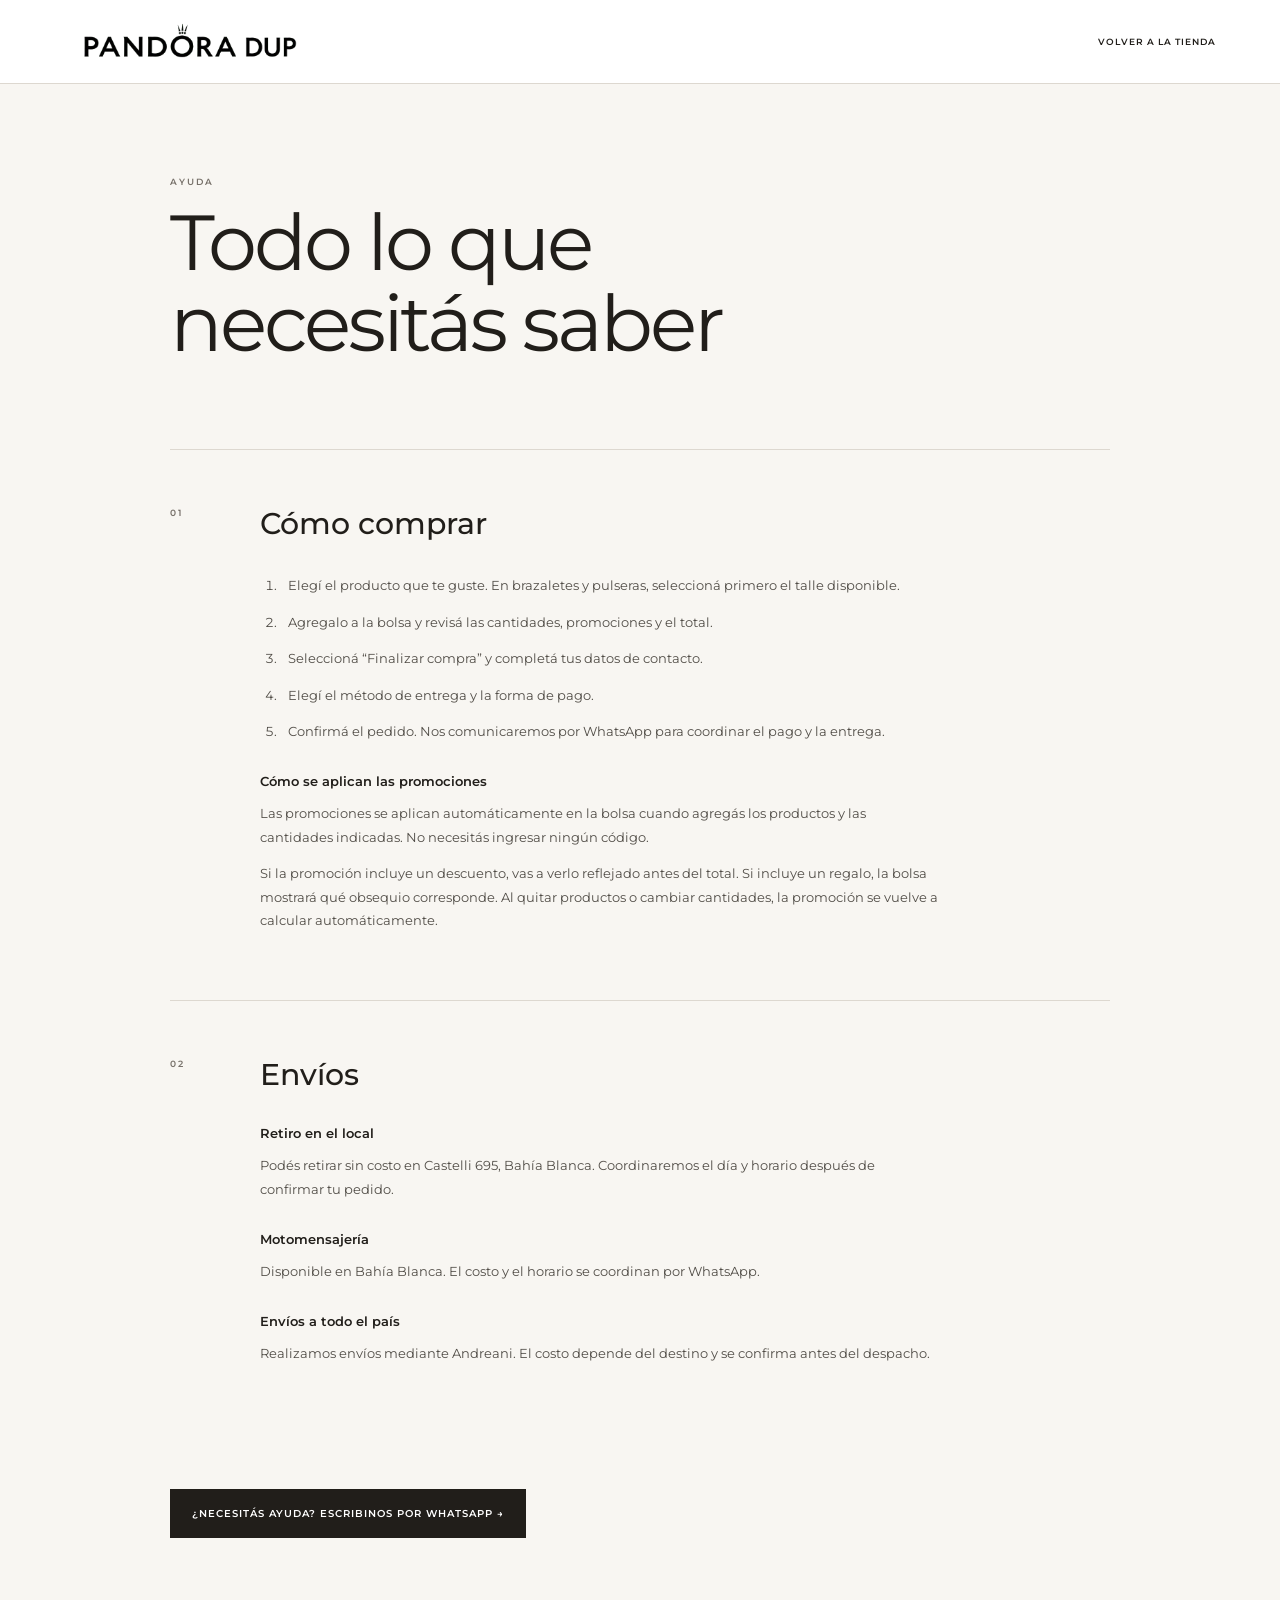
<file: ayuda.html>
<!doctype html>
<html lang="es">
<head>
  <meta charset="UTF-8">
  <meta name="viewport" content="width=device-width, initial-scale=1.0">
  <title>Ayuda — pandora.dup</title>
  <link rel="icon" type="image/png" href="assets/images/branding/pandora-symbol.png?v=1">
  <link rel="preconnect" href="https://fonts.googleapis.com">
  <link rel="preconnect" href="https://fonts.gstatic.com" crossorigin>
  <link href="https://fonts.googleapis.com/css2?family=Montserrat:wght@400;500;600&display=swap" rel="stylesheet">
  <link rel="stylesheet" href="assets/css/ayuda.css?v=20260718-1">
</head>
<body>
  <header class="help-header">
    <a class="help-brand" href="index.html" aria-label="Pandora Dup, volver al inicio"><span></span></a>
    <a href="index.html">VOLVER A LA TIENDA</a>
  </header>

  <main class="help-main">
    <header class="help-intro">
      <p>AYUDA</p>
      <h1>Todo lo que necesitás saber</h1>
    </header>

    <section id="como-comprar">
      <p class="section-number">01</p>
      <div>
        <h2>Cómo comprar</h2>
        <ol>
          <li>Elegí el producto que te guste. En brazaletes y pulseras, seleccioná primero el talle disponible.</li>
          <li>Agregalo a la bolsa y revisá las cantidades, promociones y el total.</li>
          <li>Seleccioná “Finalizar compra” y completá tus datos de contacto.</li>
          <li>Elegí el método de entrega y la forma de pago.</li>
          <li>Confirmá el pedido. Nos comunicaremos por WhatsApp para coordinar el pago y la entrega.</li>
        </ol>
        <h3>Cómo se aplican las promociones</h3>
        <p>Las promociones se aplican automáticamente en la bolsa cuando agregás los productos y las cantidades indicadas. No necesitás ingresar ningún código.</p>
        <p>Si la promoción incluye un descuento, vas a verlo reflejado antes del total. Si incluye un regalo, la bolsa mostrará qué obsequio corresponde. Al quitar productos o cambiar cantidades, la promoción se vuelve a calcular automáticamente.</p>
      </div>
    </section>

    <section id="envios">
      <p class="section-number">02</p>
      <div>
        <h2>Envíos</h2>
        <h3>Retiro en el local</h3>
        <p>Podés retirar sin costo en Castelli 695, Bahía Blanca. Coordinaremos el día y horario después de confirmar tu pedido.</p>
        <h3>Motomensajería</h3>
        <p>Disponible en Bahía Blanca. El costo y el horario se coordinan por WhatsApp.</p>
        <h3>Envíos a todo el país</h3>
        <p>Realizamos envíos mediante Andreani. El costo depende del destino y se confirma antes del despacho.</p>
      </div>
    </section>

    <a class="help-whatsapp" href="https://wa.me/5492915072517?text=Hola%2C%20necesito%20ayuda%20con%20una%20compra" target="_blank" rel="noopener">¿NECESITÁS AYUDA? ESCRIBINOS POR WHATSAPP →</a>
  </main>
</body>
</html>
</file>
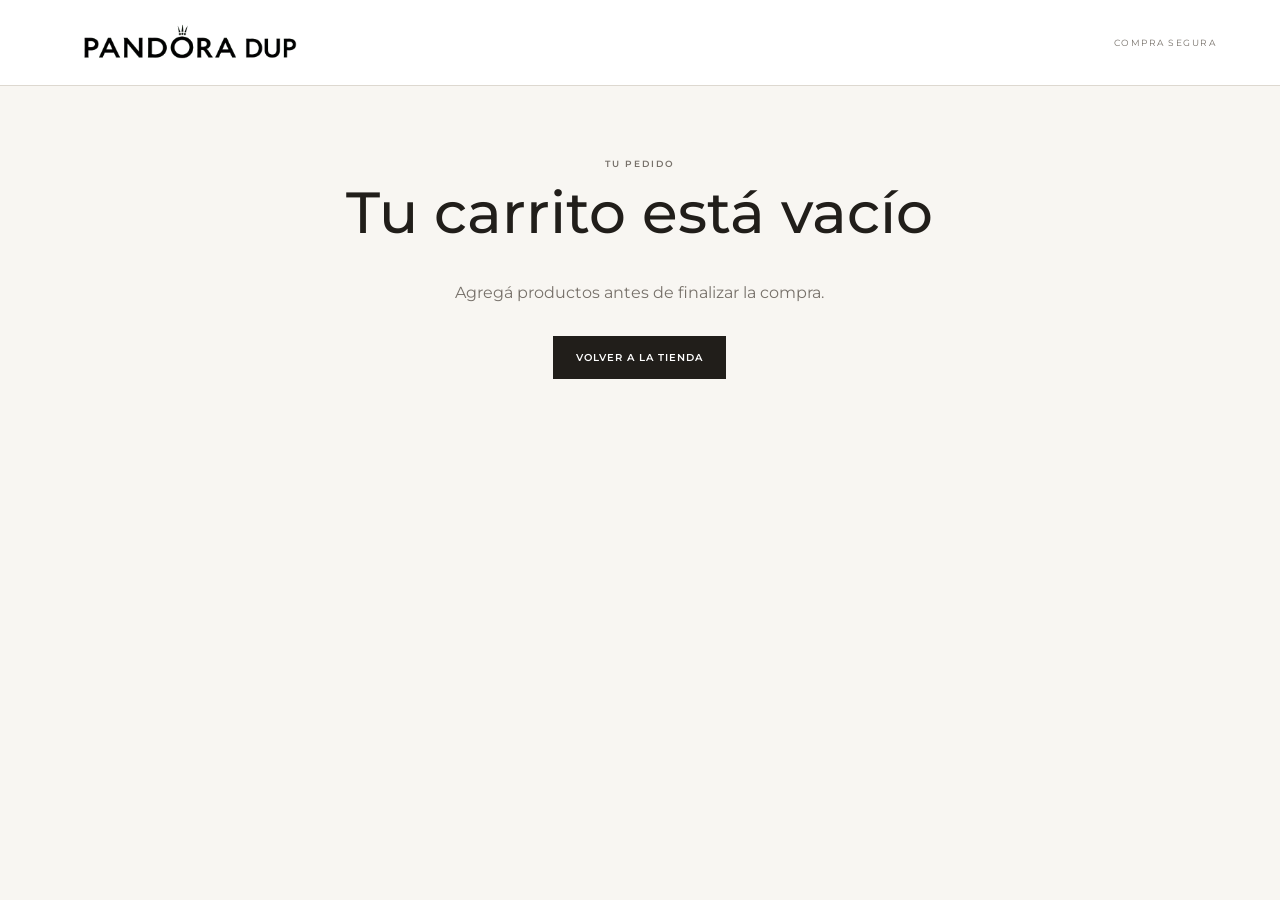
<file: checkout.html>
<!doctype html>
<html lang="es">
<head>
  <meta charset="UTF-8">
  <meta name="viewport" content="width=device-width, initial-scale=1.0">
  <meta http-equiv="Cache-Control" content="no-cache, no-store, must-revalidate">
  <meta http-equiv="Pragma" content="no-cache">
  <meta http-equiv="Expires" content="0">
  <meta name="robots" content="noindex">
  <title>Finalizar compra — pandora.dup</title>
  <link rel="icon" type="image/png" href="assets/images/branding/pandora-symbol.png?v=1">
  <link rel="apple-touch-icon" href="assets/images/branding/pandora-symbol.png?v=1">
  <link rel="preconnect" href="https://fonts.googleapis.com">
  <link rel="preconnect" href="https://fonts.gstatic.com" crossorigin>
  <link href="https://fonts.googleapis.com/css2?family=Montserrat:wght@400;500;600;700&display=swap" rel="stylesheet">
  <link rel="stylesheet" href="assets/css/checkout.css?v=20260628-27">
</head>
<body>
  <header class="checkout-header">
    <a href="index.html" class="checkout-brand" aria-label="Pandora Dup"><span class="checkout-brand-logo"></span></a>
    <span>COMPRA SEGURA</span>
  </header>

  <main class="checkout-layout">
    <section class="checkout-data" data-checkout-data>
      <a class="back-link" href="index.html">← VOLVER A LA TIENDA</a>
      <p class="eyebrow">FINALIZAR COMPRA</p>
      <h1>Completá tu compra</h1>
      <form data-order-form>
        <section class="checkout-step active" data-step="1">
          <header class="step-heading">
            <span class="step-number">1</span>
            <div><h2>Datos personales</h2><p data-step-summary="1">Te pediremos únicamente la información necesaria para concretar tu compra.</p></div>
            <button class="modify-step hidden" type="button" data-edit-step="1">Modificar</button>
          </header>
          <div class="step-content" data-step-content="1">
            <label>Correo electrónico<input name="email" type="email" autocomplete="email" required></label>
            <div class="field-grid">
              <label>Nombre<input name="name" autocomplete="given-name" required></label>
              <label>Apellido<input name="surname" autocomplete="family-name" required></label>
              <label>Documento<input name="document" inputmode="numeric" pattern="[0-9]{7,11}" required></label>
              <label>Teléfono<input name="phone" type="tel" inputmode="tel" autocomplete="tel" pattern="[0-9+() -]{8,20}" required></label>
            </div>
            <button class="continue-button" type="button" data-next-step="2" disabled>CONTINUAR A MÉTODO DE ENTREGA</button>
          </div>
        </section>

        <section class="checkout-step" data-step="2">
          <header class="step-heading">
            <span class="step-number">2</span>
            <div><h2>Método de entrega</h2><p data-step-summary="2">Elegí cómo querés recibir tu compra.</p></div>
            <button class="modify-step hidden" type="button" data-edit-step="2">Modificar</button>
          </header>
          <div class="step-content hidden" data-step-content="2">
            <fieldset>
              <label class="payment-card">
                <input type="radio" name="delivery" value="Retiro en el local [Castelli 695, 8000 Bahía Blanca, Provincia de Buenos Aires]" required>
                <span><strong>Retiro en el local</strong><small>Castelli 695, 8000 Bahía Blanca, Provincia de Buenos Aires · Sin costo</small></span>
              </label>
              <label class="payment-card">
                <input type="radio" name="delivery" value="Envío por motomensajería" required>
                <span><strong>Envío por motomensajería</strong><small>Disponible en Bahía Blanca. Coordinaremos costo y horario.</small></span>
              </label>
              <label class="payment-card">
                <input type="radio" name="delivery" value="Envío por correo Andreani" required>
                <span><strong>Envío por correo</strong><small>Entrega mediante Andreani a todo el país.</small></span>
              </label>
            </fieldset>
            <div class="address-fields hidden" data-address-fields>
              <label>Dirección de entrega<input name="address" autocomplete="street-address"></label>
              <div class="field-grid">
                <label>Ciudad<input name="city" autocomplete="address-level2"></label>
                <label>Código postal<input name="postal_code" autocomplete="postal-code"></label>
              </div>
            </div>
            <div class="andreani-tools hidden" data-andreani-tools>
              <p>Podés estimar el costo con tu código postal en el cotizador oficial. Usá un paquete de <strong>15 × 15 × 2 cm</strong> y <strong>100 g</strong>. Si tu pedido incluye caja, ingresá <strong>15 × 15 × 5 cm</strong>. El importe es estimativo y se confirma al coordinar el despacho.</p>
              <a href="https://www.andreani.com/?tab=cotizar-envio" target="_blank" rel="noopener">CALCULAR ENVÍO EN ANDREANI ↗</a>
            </div>
            <button class="continue-button" type="button" data-next-step="3" disabled>CONTINUAR A PAGO</button>
          </div>
        </section>

        <section class="checkout-step" data-step="3">
          <header class="step-heading">
            <span class="step-number">3</span>
            <div><h2>Pago</h2><p data-step-summary="3">Elegí cómo querés pagar.</p></div>
          </header>
          <div class="step-content hidden" data-step-content="3">
            <fieldset>
              <label class="payment-card" data-cash-payment>
                <input type="radio" name="payment" value="Efectivo" required>
                <span><strong>Efectivo</strong><small>Abonás en efectivo al retirar tu compra.</small></span>
              </label>
              <label class="payment-card">
                <input type="radio" name="payment" value="Transferencia" required>
                <span><strong>Transferencia bancaria</strong><small>Recibirás los datos para transferir.</small></span>
              </label>
              <label class="payment-card">
                <input type="radio" name="payment" value="Mercado Pago" required>
                <span><strong>Mercado Pago</strong><small>Recibirás un enlace seguro para completar el pago.</small></span>
              </label>
            </fieldset>
            <label class="notes-field">Comentarios sobre el pedido
              <textarea name="notes" rows="3" placeholder="Indicaciones de entrega, horarios, etc."></textarea>
            </label>
            <button class="confirm-button" type="submit" disabled>CONFIRMAR COMPRA →</button>
            <p class="order-message" data-order-message></p>
            <p class="legal-note">Al confirmar, verificá que tus datos sean correctos.</p>
          </div>
        </section>
      </form>
    </section>

    <aside class="order-summary">
      <p class="eyebrow">TU PEDIDO</p>
      <h2>Resumen</h2>
      <div class="summary-items" data-summary-items></div>
      <div class="summary-prices">
        <div><span>Subtotal</span><strong data-subtotal>$0</strong></div>
        <div class="promotion-summary hidden" data-promotion-summary></div>
        <div class="summary-total"><span>Total</span><strong data-total>$0</strong></div>
      </div>
    </aside>

    <section class="empty-checkout hidden" data-empty-checkout>
      <p class="eyebrow">TU PEDIDO</p>
      <h1>Tu carrito está vacío</h1>
      <p>Agregá productos antes de finalizar la compra.</p>
      <a href="index.html">VOLVER A LA TIENDA</a>
    </section>

    <section class="receipt hidden" data-receipt>
      <span class="receipt-check">✓</span>
      <p class="eyebrow">COMPRA CONFIRMADA</p>
      <h1>¡Gracias por tu pedido!</h1>
      <p>En breve nos estaremos comunicando por WhatsApp. Si no nos comunicamos con vos dentro de las próximas 24 horas, por favor escribinos.</p>
      <div class="receipt-summary" data-receipt-text aria-label="Resumen del pedido"></div>
      <div class="receipt-actions">
        <a href="index.html">VOLVER A LA TIENDA</a>
      </div>
    </section>
  </main>

  <script src="assets/js/promotions.js?v=20260627-1"></script>
  <script src="assets/js/checkout.js?v=20260718-2"></script>
</body>
</html>
</file>
<file: assets/css/ayuda.css>
:root { --ink: #211e1a; --paper: #f8f6f2; --line: #ddd8d0; --muted: #77716a; }
* { box-sizing: border-box; }
html { scroll-behavior: smooth; }
body { margin: 0; color: var(--ink); background: var(--paper); font-family: "Montserrat", Arial, sans-serif; }
.help-header { min-height: 84px; padding: 0 5vw; display: flex; align-items: center; justify-content: space-between; background: white; border-bottom: 1px solid var(--line); }
.help-header > a:last-child { color: var(--ink); font-size: 9px; font-weight: 600; letter-spacing: 1px; text-decoration: none; }
.help-brand span { width: 250px; height: 58px; display: block; background: url("../images/branding/pandora-dup-logo.png?v=3") center / 270px auto no-repeat; }
.help-main { width: min(940px, 90vw); margin: 0 auto; padding: 90px 0 110px; }
.help-intro { margin-bottom: 85px; }
.help-intro p, .section-number { margin: 0 0 12px; color: var(--muted); font-size: 9px; font-weight: 600; letter-spacing: 2px; }
h1 { max-width: 720px; margin: 0; font-size: clamp(40px, 7vw, 78px); font-weight: 400; line-height: 1.04; letter-spacing: -3px; }
section { padding: 55px 0; display: grid; grid-template-columns: 90px 1fr; border-top: 1px solid var(--line); scroll-margin-top: 30px; }
section > div { max-width: 680px; }
h2 { margin: 0 0 32px; font-size: 30px; font-weight: 500; }
h3 { margin: 30px 0 8px; font-size: 13px; font-weight: 600; }
p, li { color: #514d47; font-size: 13px; line-height: 1.8; }
ol { margin: 0; padding-left: 20px; }
li { margin-bottom: 13px; padding-left: 8px; }
.help-whatsapp { margin-top: 55px; padding: 18px 22px; display: inline-block; color: white; background: var(--ink); font-size: 10px; font-weight: 600; letter-spacing: 1px; text-decoration: none; }
@media (max-width: 620px) {
  .help-header { min-height: 70px; }
  .help-header > a:last-child { display: none; }
  .help-brand span { width: 205px; background-size: 220px auto; }
  .help-main { padding: 65px 0 80px; }
  .help-intro { margin-bottom: 55px; }
  h1 { letter-spacing: -2px; }
  section { grid-template-columns: 1fr; padding: 42px 0; }
  .section-number { margin-bottom: 22px; }
}
</file>
<file: assets/css/checkout.css>
:root { --ink: #211e1a; --paper: #f8f6f2; --line: #ddd8d0; --muted: #77716a; }
* { box-sizing: border-box; }
body { margin: 0; color: var(--ink); background: var(--paper); font-family: "Montserrat", Arial, sans-serif; }
button, input, textarea { font: inherit; }
a { color: inherit; }
.hidden { display: none !important; }
.checkout-header { height: 86px; padding: 0 5vw; display: flex; align-items: center; justify-content: space-between; background: white; border-bottom: 1px solid var(--line); }
.checkout-header > span { color: var(--muted); font-size: 9px; letter-spacing: 1.5px; }
.checkout-brand { display: flex; flex-direction: column; font-size: 28px; font-weight: 500; letter-spacing: 3px; text-decoration: none; }
.checkout-brand-logo { width: 250px; height: 58px; display: block; background: url("../images/branding/pandora-dup-logo.png?v=3") center 50% / 270px auto no-repeat; }
.checkout-brand small { margin-top: 5px; font-size: 7px; letter-spacing: 4px; text-align: center; }
.checkout-layout { min-height: calc(100vh - 86px); display: grid; grid-template-columns: minmax(0, 1.4fr) minmax(340px, .8fr); }
.checkout-data { padding: 50px 7vw 80px; }
.back-link { display: inline-block; margin-bottom: 48px; font-size: 9px; font-weight: 600; letter-spacing: 1px; text-decoration: none; }
.eyebrow { margin: 0 0 8px; color: var(--muted); font-size: 9px; font-weight: 600; letter-spacing: 2px; }
h1 { margin: 0 0 35px; font-size: clamp(36px, 5vw, 58px); font-weight: 500; }
h2 { margin: 0; font-size: 30px; font-weight: 500; }
form { max-width: 720px; }
.checkout-step { margin-bottom: 16px; background: white; border: 1px solid #efc9d5; border-radius: 4px; }
.step-heading { min-height: 112px; padding: 22px 28px; display: grid; grid-template-columns: 44px 1fr auto; align-items: start; gap: 16px; }
.step-number { width: 40px; height: 40px; display: grid; place-items: center; position: relative; background: #f5d8e2; border-radius: 50%; font-size: 14px; font-weight: 600; }
.step-number::after { content: ""; position: absolute; inset: -5px; border: 2px dotted #f0c7d5; border-radius: 50%; }
.step-heading h2 { margin: 3px 0 10px; font-size: 19px; }
.step-heading p { margin: 0; color: var(--muted); font-size: 11px; line-height: 1.5; }
.modify-step { padding: 8px 0; color: #4f4a45; background: none; border: 0; font-size: 9px; font-weight: 600; text-decoration: underline; }
.checkout-step.completed:not(.active) .step-number { color: white; background: var(--ink); }
.step-content { padding: 0 28px 28px 88px; }
.field-grid { display: grid; grid-template-columns: 1fr 1fr; gap: 0 16px; }
form label { margin-bottom: 18px; display: flex; flex-direction: column; gap: 8px; font-size: 10px; font-weight: 600; }
input, textarea { width: 100%; padding: 14px; color: var(--ink); background: white; border: 1px solid var(--line); outline: none; }
input:focus, textarea:focus { border-color: var(--ink); }
textarea { resize: vertical; }
fieldset { margin: 18px 0 25px; padding: 0; border: 0; }
legend { margin-bottom: 12px; font-size: 13px; font-weight: 600; }
.payment-card { padding: 16px; flex-direction: row; align-items: flex-start; gap: 12px; background: white; border: 1px solid var(--line); cursor: pointer; }
.payment-card:has(input:checked) { border-color: var(--ink); background: #f1eee8; }
.payment-card input { margin-top: 3px; width: auto; accent-color: var(--ink); }
.payment-card span { display: flex; flex-direction: column; gap: 5px; }
.payment-card small { color: var(--muted); font-weight: 400; line-height: 1.5; }
.confirm-button { width: 100%; padding: 16px; color: white; background: var(--ink); border: 0; font-size: 10px; font-weight: 600; letter-spacing: 1px; cursor: pointer; transition: background .25s, opacity .25s; }
.confirm-button:disabled { color: #f5f5f5; background: #a9a9a9; cursor: not-allowed; }
.order-message { min-height: 16px; margin: 10px 0 0; color: #9a3028; font-size: 10px; text-align: center; }
.continue-button { width: 100%; padding: 15px; color: white; background: var(--ink); border: 0; font-size: 10px; font-weight: 600; letter-spacing: .5px; cursor: pointer; transition: background .25s, opacity .25s; }
.continue-button:disabled { color: #f5f5f5; background: #a9a9a9; cursor: not-allowed; }
.andreani-tools { margin: -5px 0 24px; padding: 18px; background: #f5f2ed; border: 1px solid var(--line); }
.andreani-tools p { margin: 0 0 13px; color: var(--muted); font-size: 10px; line-height: 1.6; }
.andreani-tools a { display: inline-flex; padding-bottom: 5px; color: var(--ink); border-bottom: 1px solid var(--ink); font-size: 9px; font-weight: 600; letter-spacing: .8px; text-decoration: none; }
.legal-note { color: var(--muted); font-size: 9px; text-align: center; }
.order-summary { padding: 55px 5vw; background: white; border-left: 1px solid var(--line); }
.summary-items { margin: 30px 0; display: grid; gap: 15px; }
.summary-item { padding-bottom: 15px; display: grid; grid-template-columns: 65px 1fr auto; align-items: center; gap: 14px; border-bottom: 1px solid var(--line); }
.summary-item img { width: 65px; height: 75px; object-fit: cover; }
.summary-item h3 { margin: 0 0 6px; font-size: 11px; }
.summary-item p { margin: 0; color: var(--muted); font-size: 9px; }
.summary-item strong { font-size: 10px; }
.summary-prices { display: grid; gap: 13px; }
.summary-prices > div { display: flex; justify-content: space-between; font-size: 11px; }
.summary-prices .promotion-summary { padding: 12px; display: block; color: #315b35; background: #edf5ea; }
.promotion-summary p { margin: 0 0 6px; display: flex; justify-content: space-between; gap: 12px; }
.discount { color: #567247; }
.summary-prices .summary-total { margin-top: 8px; padding-top: 18px; border-top: 1px solid var(--ink); font-size: 15px; }
.empty-checkout, .receipt { width: min(720px, calc(100% - 32px)); margin: 8vh auto; grid-column: 1 / -1; text-align: center; }
.empty-checkout p:not(.eyebrow), .receipt > p:not(.eyebrow) { color: var(--muted); }
.empty-checkout a, .receipt-actions a, .receipt-actions button { display: inline-block; margin-top: 18px; padding: 14px 22px; color: white; background: var(--ink); border: 1px solid var(--ink); font-size: 10px; font-weight: 600; letter-spacing: 1px; text-decoration: none; cursor: pointer; }
.receipt-check { margin: 0 auto 20px; display: grid; width: 54px; height: 54px; place-items: center; border: 1px solid var(--ink); border-radius: 50%; font-size: 24px; }
.receipt-summary { margin-top: 25px; padding: 24px; background: white; border: 1px solid var(--line); font-size: 13px; line-height: 1.7; text-align: left; white-space: pre-wrap; }
.receipt-actions { display: flex; justify-content: center; gap: 12px; }
.receipt-actions a { color: var(--ink); background: transparent; }
.copy-message { min-height: 18px; font-size: 10px; }
@media (max-width: 820px) {
  .checkout-layout { display: flex; flex-direction: column-reverse; }
  .order-summary { padding: 35px 6vw; border: 0; border-bottom: 1px solid var(--line); }
  .checkout-data { padding: 40px 6vw 70px; }
  .back-link { margin-bottom: 35px; }
}
@media (max-width: 560px) {
  .checkout-header { height: 72px; }
  .checkout-header > span { display: none; }
  .checkout-brand { font-size: 23px; }
  .field-grid { grid-template-columns: 1fr; }
  .step-heading { padding: 20px; grid-template-columns: 40px 1fr; }
  .modify-step { grid-column: 2; justify-self: start; }
  .step-content { padding: 0 20px 24px; }
  .receipt-actions { flex-direction: column; gap: 0; }
}
</file>
